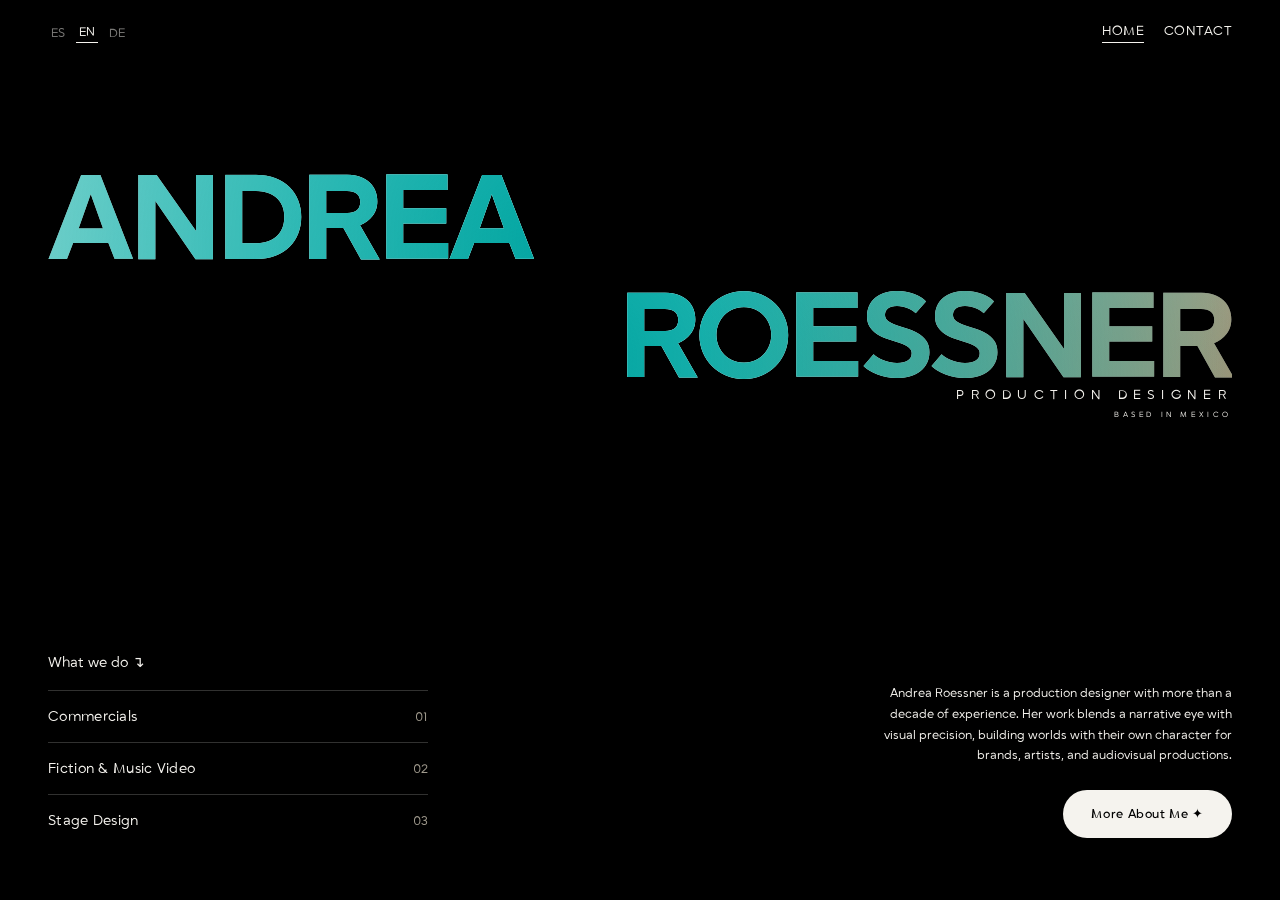
<file: index.html>
<!DOCTYPE html>
<html lang="es">
<head>
<meta charset="utf-8">
<meta name="viewport" content="width=device-width, initial-scale=1">
<title>Andrea Roessner — Production Designer</title>
<meta name="description" content="Andrea Roessner, production designer specialized in commercials, music videos and stage design.">
<link rel="stylesheet" href="css/style.css">
</head>
<body>

<div class="page">
  <div data-nav="home"></div>

  <section class="hero" id="hero">
    <div class="hero__bg" data-bg="commercials"><img src="assets/comerciales-bg_.jpg" alt=""></div>
    <div class="hero__bg" data-bg="videoclips"><img src="assets/videoclips-bg_.jpg" alt=""></div>
    <div class="hero__bg" data-bg="stagedesign"><img src="assets/escenografias-bg_.jpg" alt=""></div>
    <div class="hero__overlay" data-overlay="commercials"></div>
    <div class="hero__overlay" data-overlay="videoclips"></div>
    <div class="hero__overlay" data-overlay="stagedesign"></div>

    <div class="hero__name">
      <div class="hero__name-line hero__name-line--andrea aurora-text aurora-5 aurora-commercials" id="name-andrea">ANDREA</div>
      <div class="hero__name-line hero__name-line--roessner aurora-text aurora-5 aurora-commercials" id="name-roessner"><span>RO</span><span>ESSNER</span></div>
      <div class="hero__role" id="role-label" data-i18n="home.role"></div>
      <div class="hero__location" data-i18n="home.location"></div>
    </div>

    <div class="hero__row">
      <div>
        <div class="hero__what" data-i18n="home.whatWeDo"></div>
        <div id="what-we-do-list">
          <a class="hero__list-item" data-hover="commercials" href="comerciales.html">
            <span data-i18n="home.serviceCommercials"></span>
            <span>01</span>
          </a>
          <a class="hero__list-item" data-hover="videoclips" href="videoclips.html">
            <span data-i18n="home.serviceVideoclips"></span>
            <span>02</span>
          </a>
          <a class="hero__list-item" data-hover="stagedesign" href="escenografias.html">
            <span data-i18n="home.serviceStagedesign"></span>
            <span>03</span>
          </a>
        </div>
      </div>

      <div class="hero__about">
        <p data-i18n="home.about"></p>
        <a href="https://www.instagram.com/andrea.roessner/" target="_blank" rel="noopener" class="hero__cta" data-i18n="home.cta"></a>
      </div>
    </div>
  </section>
</div>

<script src="js/i18n.js"></script>
<script src="js/partials.js"></script>
<script src="js/main.js"></script>
<script src="js/home.js"></script>
</body>
</html>
</file>
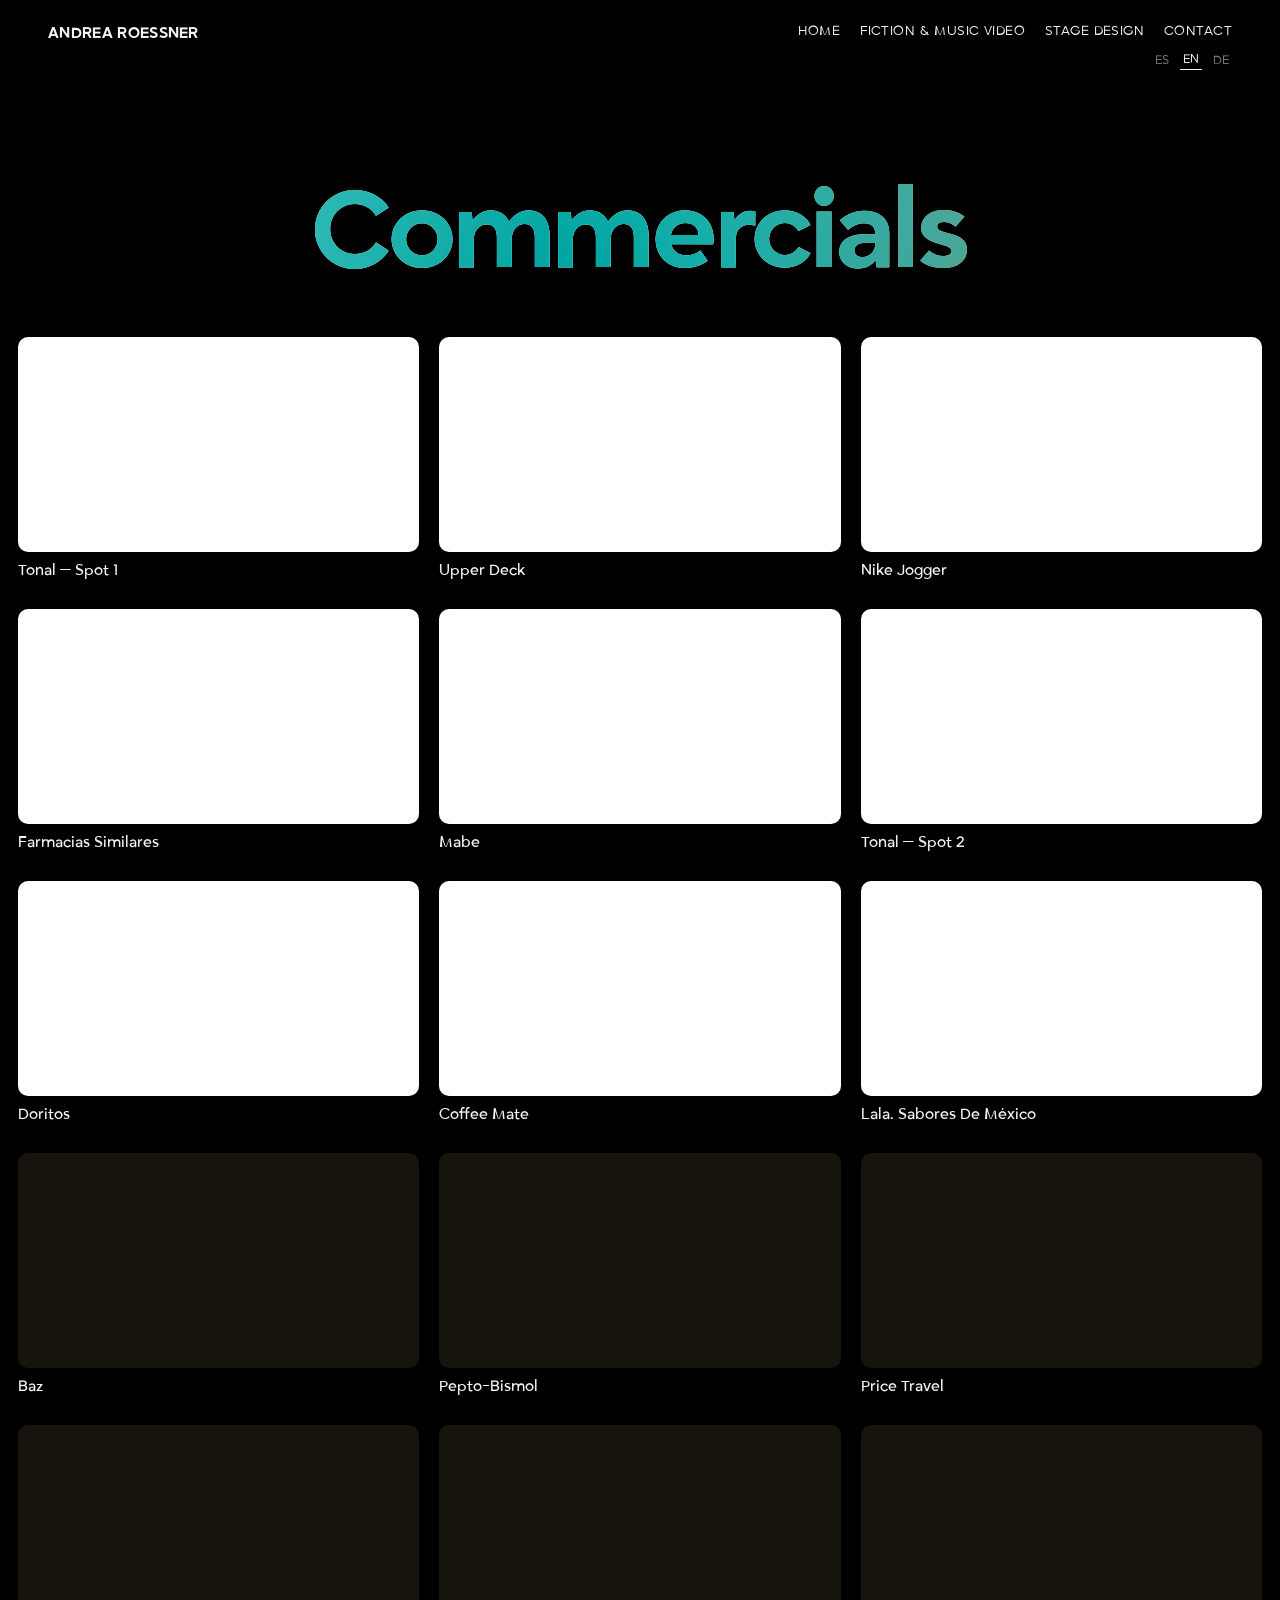
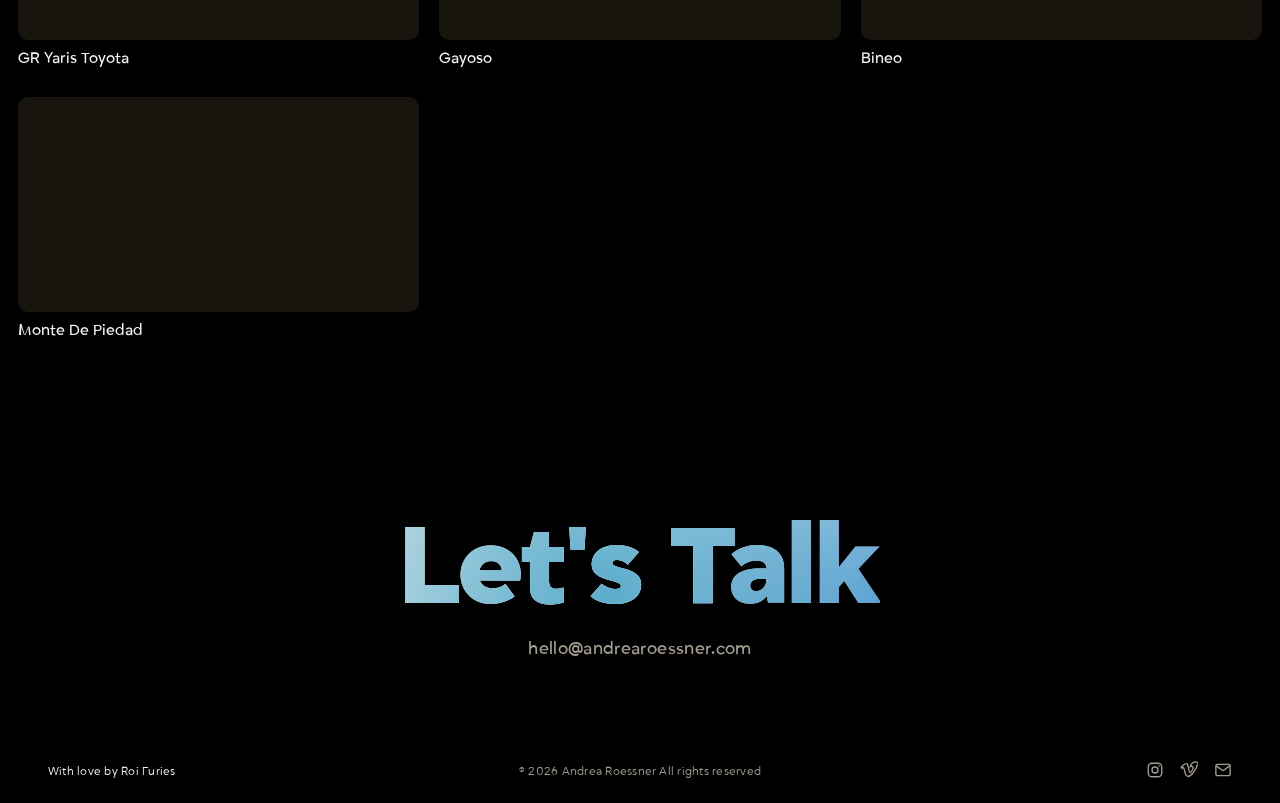
<file: comerciales.html>
<!DOCTYPE html>
<html lang="es">
<head>
<meta charset="utf-8">
<meta name="viewport" content="width=device-width, initial-scale=1">
<title>Andrea Roessner — Commercials</title>
<meta name="description" content="Commercial direction and production design projects by Andrea Roessner.">
<link rel="stylesheet" href="css/style.css">
</head>
<body data-category="commercials">

<div class="page">
  <div data-nav="commercials"></div>

  <section class="category-hero">
    <h1 id="category-title" class="aurora-text aurora-5 aurora-commercials"></h1>
  </section>

  <section>
    <div class="project-grid" id="project-grid"></div>
  </section>

  <section class="talk-section">
    <a href="contacto.html" class="talk-cta aurora-text aurora-5 aurora-talk" data-i18n="contact.title"></a>
    <a href="mailto:hello@andrearoessner.com" class="talk-email">hello@andrearoessner.com</a>
  </section>

  <div data-footer></div>
</div>

<script src="js/i18n.js"></script>
<script src="js/data.js"></script>
<script src="js/partials.js"></script>
<script src="js/main.js"></script>
<script src="js/category.js"></script>
</body>
</html>
</file>
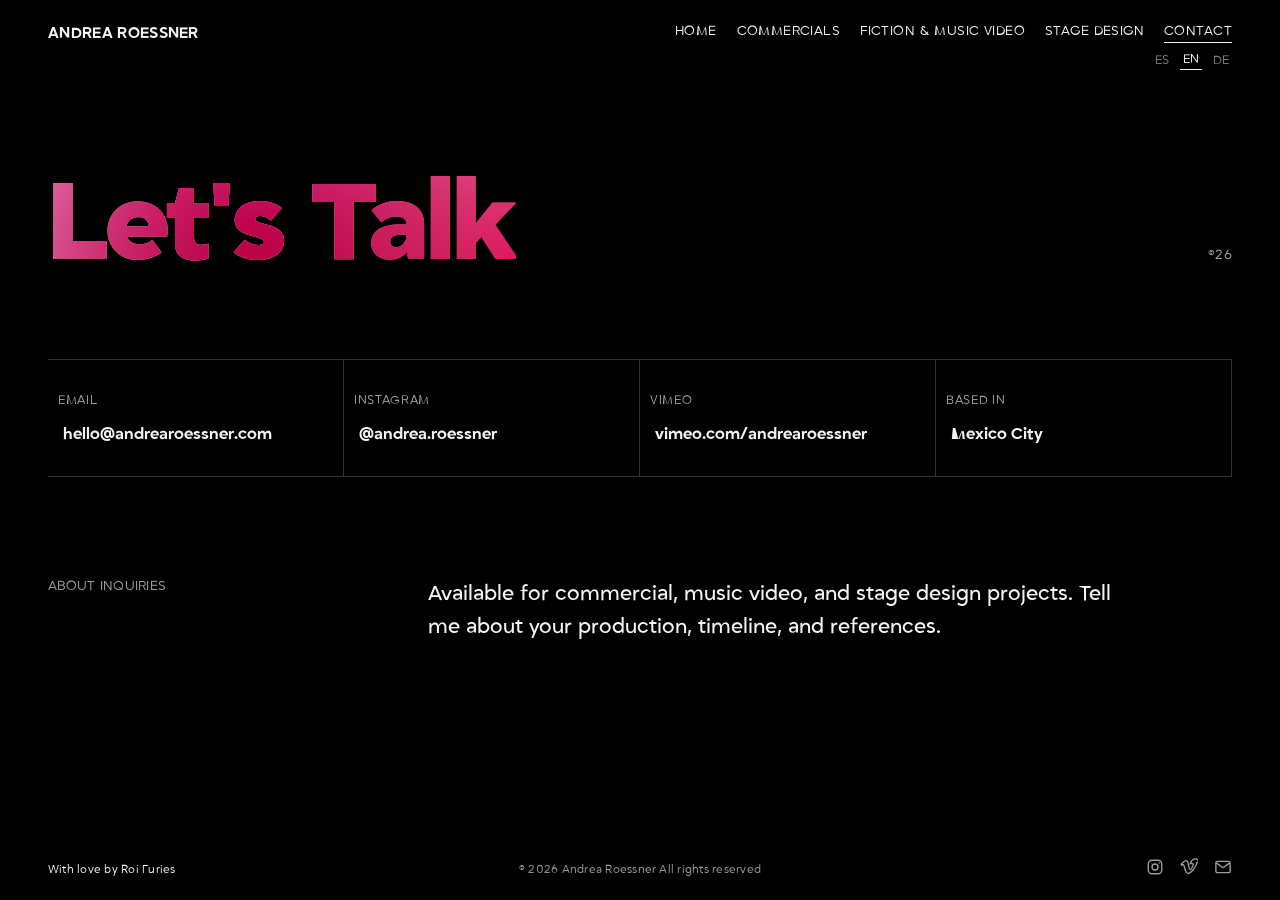
<file: contacto.html>
<!DOCTYPE html>
<html lang="es">
<head>
<meta charset="utf-8">
<meta name="viewport" content="width=device-width, initial-scale=1">
<title>Andrea Roessner — Contact</title>
<meta name="description" content="Get in touch with Andrea Roessner for commercial, music video and stage design projects.">
<link rel="stylesheet" href="css/style.css">
</head>
<body>

<div class="page">
  <div data-nav="contact"></div>

  <section class="contact-hero">
    <div class="contact-hero__inner">
      <h1 class="aurora-text aurora-5 aurora-pink" data-i18n="contact.title"></h1>
      <span class="contact-hero__year">©26</span>
    </div>
  </section>

  <section class="contact-grid">
    <div class="contact-grid__inner" id="contact-grid"></div>
  </section>

  <section class="contact-about">
    <div class="contact-about__inner">
      <div class="contact-about__label" data-i18n="contact.aboutLabel"></div>
      <p class="contact-about__text" data-i18n="contact.aboutText"></p>
    </div>
  </section>

  <div data-footer></div>
</div>

<script src="js/i18n.js"></script>
<script src="js/partials.js"></script>
<script src="js/main.js"></script>
<script src="js/contact.js"></script>
</body>
</html>
</file>
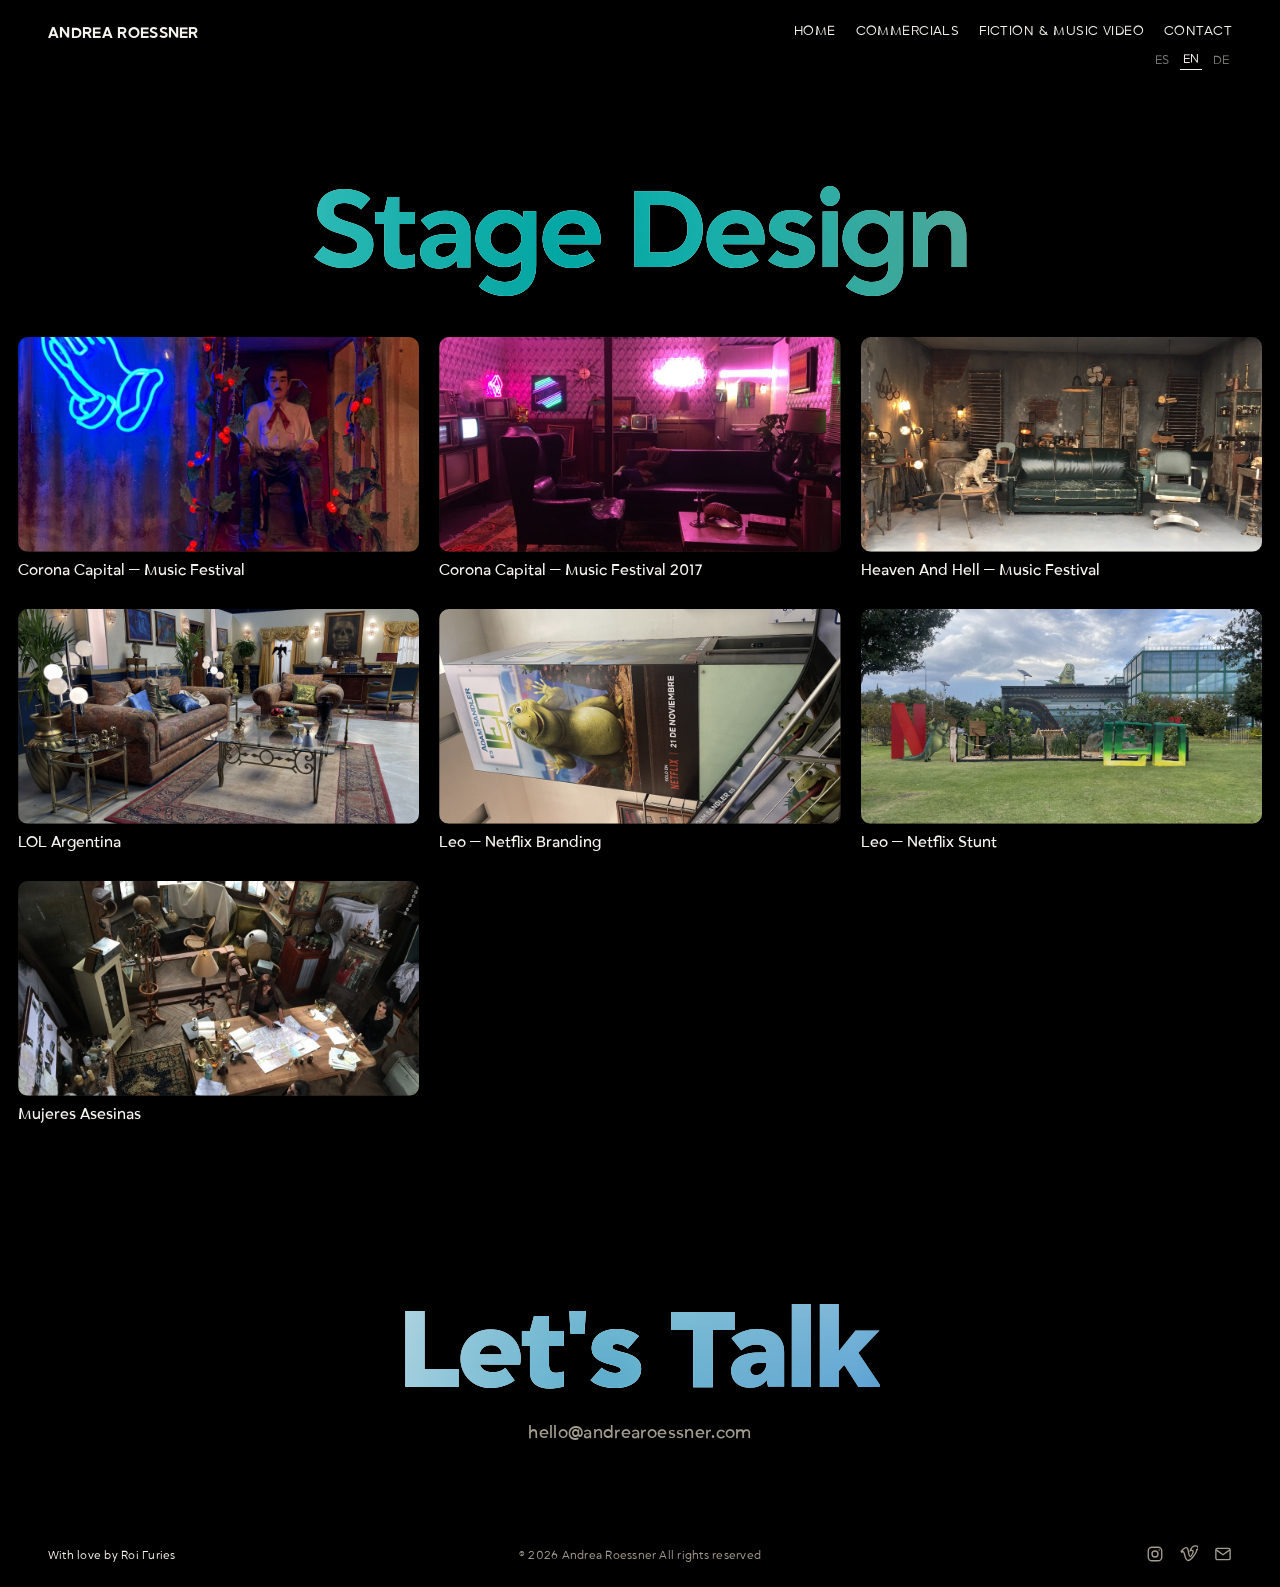
<file: escenografias.html>
<!DOCTYPE html>
<html lang="es">
<head>
<meta charset="utf-8">
<meta name="viewport" content="width=device-width, initial-scale=1">
<title>Andrea Roessner — Stage Design</title>
<meta name="description" content="Stage design and art direction projects by Andrea Roessner.">
<link rel="stylesheet" href="css/style.css">
</head>
<body data-category="stagedesign">

<div class="page">
  <div data-nav="stagedesign"></div>

  <section class="category-hero">
    <h1 id="category-title" class="aurora-text aurora-5 aurora-commercials"></h1>
  </section>

  <section>
    <div class="project-grid" id="project-grid"></div>
  </section>

  <section class="talk-section">
    <a href="contacto.html" class="talk-cta aurora-text aurora-5 aurora-talk" data-i18n="contact.title"></a>
    <a href="mailto:hello@andrearoessner.com" class="talk-email">hello@andrearoessner.com</a>
  </section>

  <div data-footer></div>
</div>

<script src="js/i18n.js"></script>
<script src="js/data.js"></script>
<script src="js/partials.js"></script>
<script src="js/main.js"></script>
<script src="js/category.js"></script>
</body>
</html>
</file>
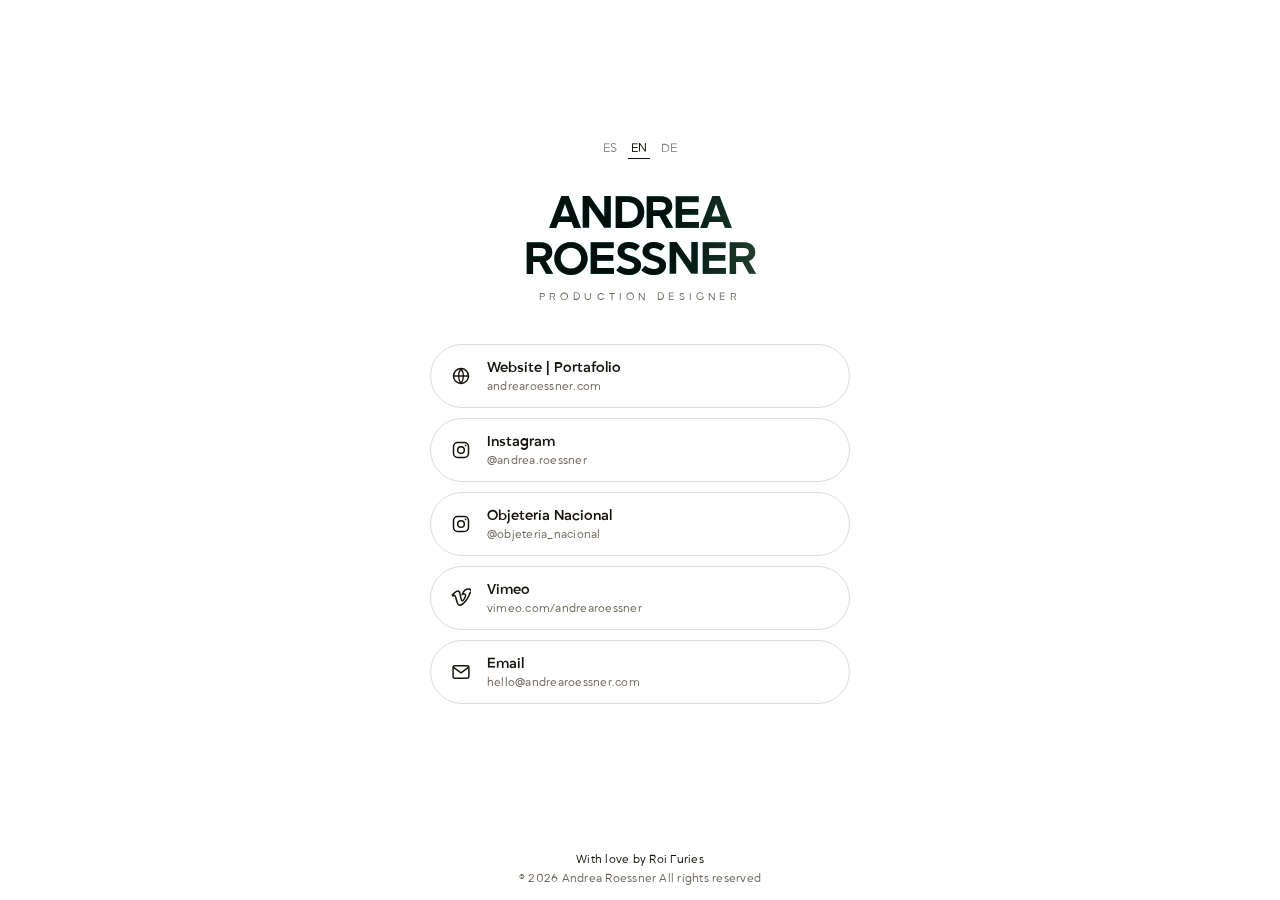
<file: links.html>
<!DOCTYPE html>
<html lang="es">
<head>
<meta charset="utf-8">
<meta name="viewport" content="width=device-width, initial-scale=1">
<title>Andrea Roessner — Links</title>
<meta name="description" content="Todos los links de Andrea Roessner, production designer.">
<style>
/* Self-contained page: fonts/tokens/aurora text/lang-switch trimmed from
   css/style.css, plus the .links-* rules — kept out of the shared
   stylesheet on purpose so this file has zero external dependencies. */
@font-face { font-family: 'Grift'; src: url('assets/fonts/Grift-Regular.ttf') format('truetype'); font-weight: 400; font-display: swap; }
@font-face { font-family: 'Grift'; src: url('assets/fonts/Grift-Medium.ttf') format('truetype'); font-weight: 500; font-display: swap; }
@font-face { font-family: 'Grift'; src: url('assets/fonts/Grift-SemiBold.ttf') format('truetype'); font-weight: 600; font-display: swap; }
@font-face { font-family: 'Grift'; src: url('assets/fonts/Grift-Bold.ttf') format('truetype'); font-weight: 700; font-display: swap; }
@font-face { font-family: 'Grift'; src: url('assets/fonts/Grift-Black.ttf') format('truetype'); font-weight: 900; font-display: swap; }

:root {
  --ink: #17140E;
  --ink-soft: #6B6558;
  --paper: #FFFFFF;
  --cream: #F5F3EE;
  --border: rgba(23, 20, 14, 0.15);
}

* { box-sizing: border-box; }
html, body { margin: 0; padding: 0; }
body {
  background: var(--paper);
  color: var(--ink);
  font-family: 'Grift', sans-serif;
  min-height: 100vh;
  display: flex;
  flex-direction: column;
  overflow-x: hidden;
}
a { color: var(--ink); text-decoration: none; }

@keyframes auroraMove {
  0% { background-position: 0% 50%, 100% 0%, 0% 100%, 100% 100%; }
  50% { background-position: 100% 50%, 0% 100%, 100% 0%, 0% 0%; }
  100% { background-position: 0% 50%, 100% 0%, 0% 100%, 100% 100%; }
}
.aurora-text {
  background-image:
    radial-gradient(circle at 20% 30%, var(--a1) 0%, transparent 45%),
    radial-gradient(circle at 80% 20%, var(--a2) 0%, transparent 45%),
    radial-gradient(circle at 20% 80%, var(--a3) 0%, transparent 45%),
    radial-gradient(circle at 80% 80%, var(--a4) 0%, transparent 45%),
    radial-gradient(circle at 50% 50%, var(--a5) 0%, transparent 50%);
  background-size: 220% 220%;
  background-color: var(--ink);
  background-blend-mode: multiply;
  -webkit-background-clip: text;
  background-clip: text;
  color: transparent;
  -webkit-text-fill-color: transparent;
  animation: auroraMove 14s ease-in-out infinite;
}
.aurora-commercials { --a1:#00C2CB; --a2:#FFE38A; --a3:#7FE0D4; --a4:#FF5D8F; --a5:#FF9A76; }

.lang-switch { display: flex; gap: 8px; font-size: 12px; letter-spacing: 0.05em; }
.lang-switch button {
  appearance: none;
  background: none;
  border: none;
  font-family: 'Grift', sans-serif;
  color: inherit;
  opacity: 0.5;
  cursor: pointer;
  padding: 2px 3px;
  transition: opacity 0.25s ease;
}
.lang-switch button:hover { opacity: 0.9; }
.lang-switch button[aria-current="true"] { opacity: 1; border-bottom: 1px solid currentColor; }

.links-page {
  flex: 1;
  display: flex;
  flex-direction: column;
  align-items: center;
  justify-content: center;
  padding: 16px 24px 12px;
}
.links-topbar { width: 100%; max-width: 420px; display: flex; justify-content: center; margin-bottom: 32px; }

.links-hero { width: 100%; max-width: 420px; text-align: center; margin-bottom: 40px; }
.links-hero__name-line {
  font-weight: 700;
  font-size: clamp(30px, 8vw, 48px);
  line-height: 0.95;
  letter-spacing: -0.02em;
}
.links-hero__role {
  font-size: 11px;
  letter-spacing: 0.4em;
  text-transform: uppercase;
  color: var(--ink-soft);
  margin-top: 8px;
}

.links-list { width: 100%; max-width: 420px; display: flex; flex-direction: column; gap: 10px; }
.links-item {
  display: flex;
  align-items: center;
  gap: 16px;
  padding: 13px 20px;
  border: 1px solid var(--border);
  border-radius: 100px;
  transition: background 0.25s ease, color 0.25s ease, border-color 0.25s ease;
}
.links-item:hover { background: var(--ink); color: var(--cream); border-color: var(--ink); }
.links-item__icon { flex: 0 0 auto; display: flex; }
.links-item__text { display: flex; flex-direction: column; gap: 2px; overflow: hidden; }
.links-item__label { font-weight: 600; font-size: 15px; }
.links-item__meta {
  font-size: 12px;
  letter-spacing: 0.02em;
  color: var(--ink-soft);
  transition: color 0.25s ease;
  overflow: hidden;
  text-overflow: ellipsis;
  white-space: nowrap;
}
.links-item:hover .links-item__meta { color: rgba(245, 243, 238, 0.7); }

.links-footer {
  display: flex;
  flex-direction: column;
  align-items: center;
  gap: 4px;
  padding: 14px 20px;
  font-size: 12px;
  letter-spacing: 0.02em;
  color: var(--ink-soft);
  text-align: center;
}
.links-footer__credit { transition: color 0.25s ease; }
.links-footer__credit:hover { color: var(--ink); }
</style>
</head>
<body>

<div class="links-page">
  <div class="links-topbar">
    <span class="lang-switch">
      <button type="button" data-lang="es">ES</button>
      <button type="button" data-lang="en">EN</button>
      <button type="button" data-lang="de">DE</button>
    </span>
  </div>

  <section class="links-hero">
    <div class="links-hero__name-line aurora-text aurora-commercials">ANDREA</div>
    <div class="links-hero__name-line aurora-text aurora-commercials">ROESSNER</div>
    <div class="links-hero__role" data-i18n="role"></div>
  </section>

  <nav class="links-list" aria-label="Links">
    <a class="links-item" href="https://andrearoessner.com" target="_blank" rel="noopener">
      <span class="links-item__icon">
        <svg width="20" height="20" viewBox="0 0 24 24" fill="none" stroke="currentColor" stroke-width="1.8"><circle cx="12" cy="12" r="9"></circle><path d="M3 12h18M12 3a16 16 0 0 1 0 18M12 3a16 16 0 0 0 0 18"></path></svg>
      </span>
      <span class="links-item__text">
        <span class="links-item__label" data-i18n="website"></span>
        <span class="links-item__meta">andrearoessner.com</span>
      </span>
    </a>

    <a class="links-item" href="https://www.instagram.com/andrea.roessner/" target="_blank" rel="noopener">
      <span class="links-item__icon">
        <svg width="20" height="20" viewBox="0 0 24 24" fill="none" stroke="currentColor" stroke-width="1.8"><rect x="3" y="3" width="18" height="18" rx="5"></rect><circle cx="12" cy="12" r="4"></circle><circle cx="17.5" cy="6.5" r="1" fill="currentColor" stroke="none"></circle></svg>
      </span>
      <span class="links-item__text">
        <span class="links-item__label" data-i18n="instagram"></span>
        <span class="links-item__meta">@andrea.roessner</span>
      </span>
    </a>

    <a class="links-item" href="https://www.instagram.com/objeteria_nacional" target="_blank" rel="noopener">
      <span class="links-item__icon">
        <svg width="20" height="20" viewBox="0 0 24 24" fill="none" stroke="currentColor" stroke-width="1.8"><rect x="3" y="3" width="18" height="18" rx="5"></rect><circle cx="12" cy="12" r="4"></circle><circle cx="17.5" cy="6.5" r="1" fill="currentColor" stroke="none"></circle></svg>
      </span>
      <span class="links-item__text">
        <span class="links-item__label" data-i18n="instagramObjeteria"></span>
        <span class="links-item__meta">@objeteria_nacional</span>
      </span>
    </a>

    <a class="links-item" href="https://vimeo.com/andrearoessner" target="_blank" rel="noopener">
      <span class="links-item__icon">
        <svg width="20" height="20" viewBox="0 0 24 24" fill="none" stroke="currentColor" stroke-width="1.8"><path d="M22.4 6.4c-.1 2.1-1.6 5-4.4 8.6-2.9 3.8-5.3 5.6-7.4 5.6-1.3 0-2.4-1.2-3.3-3.6L5.9 12c-.6-2.3-1.2-3.4-1.9-3.4-.1 0-.6.3-1.6 1L1.6 8.2c1-.9 2.1-1.9 3.1-2.8 1.4-1.2 2.4-1.9 3.1-1.9 1.6-.2 2.6 1 3 3.4.5 2.7.8 4.3 1 5 .5 2.4 1.1 3.6 1.8 3.6.5 0 1.3-.8 2.3-2.5 1-1.6 1.6-2.9 1.6-3.7.1-1.4-.5-2.1-1.8-2.1-.6 0-1.3.1-2 .4 1.3-4.4 3.9-6.5 7.6-6.4 2.1.1 3.2 1.5 3.1 4.2z"></path></svg>
      </span>
      <span class="links-item__text">
        <span class="links-item__label" data-i18n="vimeo"></span>
        <span class="links-item__meta">vimeo.com/andrearoessner</span>
      </span>
    </a>

    <a class="links-item" href="mailto:hello@andrearoessner.com">
      <span class="links-item__icon">
        <svg width="20" height="20" viewBox="0 0 24 24" fill="none" stroke="currentColor" stroke-width="1.8"><rect x="2.5" y="4.5" width="19" height="15" rx="2"></rect><path d="M3 6.5l9 6.5 9-6.5"></path></svg>
      </span>
      <span class="links-item__text">
        <span class="links-item__label" data-i18n="email"></span>
        <span class="links-item__meta">hello@andrearoessner.com</span>
      </span>
    </a>
  </nav>
</div>

<footer class="links-footer">
  <a href="https://www.rmqz.mx/" target="_blank" rel="noopener" class="links-footer__credit" data-i18n="credit"></a>
  <span data-i18n="copyright"></span>
</footer>

<script>
(function () {
  var DICT = {
    es: {
      role: 'PRODUCTION DESIGNER',
      website: 'Website | Portafolio',
      instagram: 'Instagram',
      instagramObjeteria: 'Objetería Nacional',
      vimeo: 'Vimeo',
      email: 'Correo',
      credit: 'With love by Roi Furies',
      copyright: '© 2026 Andrea Roessner All rights reserved'
    },
    en: {
      role: 'PRODUCTION DESIGNER',
      website: 'Website | Portafolio',
      instagram: 'Instagram',
      instagramObjeteria: 'Objetería Nacional',
      vimeo: 'Vimeo',
      email: 'Email',
      credit: 'With love by Roi Furies',
      copyright: '© 2026 Andrea Roessner All rights reserved'
    },
    de: {
      role: 'PRODUCTION DESIGNER',
      website: 'Website | Portafolio',
      instagram: 'Instagram',
      instagramObjeteria: 'Objetería Nacional',
      vimeo: 'Vimeo',
      email: 'E-Mail',
      credit: 'With love by Roi Furies',
      copyright: '© 2026 Andrea Roessner All rights reserved'
    }
  };

  var SUPPORTED = Object.keys(DICT);
  var STORAGE_KEY = 'ar_lang';

  function detectDefault() {
    try {
      var stored = localStorage.getItem(STORAGE_KEY);
      if (stored && SUPPORTED.indexOf(stored) !== -1) return stored;
    } catch (e) {}
    var nav = (navigator.language || 'es').slice(0, 2).toLowerCase();
    return SUPPORTED.indexOf(nav) !== -1 ? nav : 'es';
  }

  var currentLang = detectDefault();

  function applyTranslations() {
    document.querySelectorAll('[data-i18n]').forEach(function (el) {
      var key = el.getAttribute('data-i18n');
      el.textContent = DICT[currentLang][key] || DICT.es[key] || key;
    });
    document.documentElement.setAttribute('lang', currentLang);
    document.querySelectorAll('.lang-switch button').forEach(function (btn) {
      btn.setAttribute('aria-current', String(btn.getAttribute('data-lang') === currentLang));
    });
  }

  document.addEventListener('click', function (e) {
    var btn = e.target.closest && e.target.closest('.lang-switch button');
    if (!btn) return;
    var lang = btn.getAttribute('data-lang');
    if (SUPPORTED.indexOf(lang) === -1) return;
    currentLang = lang;
    try { localStorage.setItem(STORAGE_KEY, lang); } catch (e2) {}
    applyTranslations();
  });

  document.addEventListener('DOMContentLoaded', applyTranslations);
})();
</script>
</body>
</html>
</file>
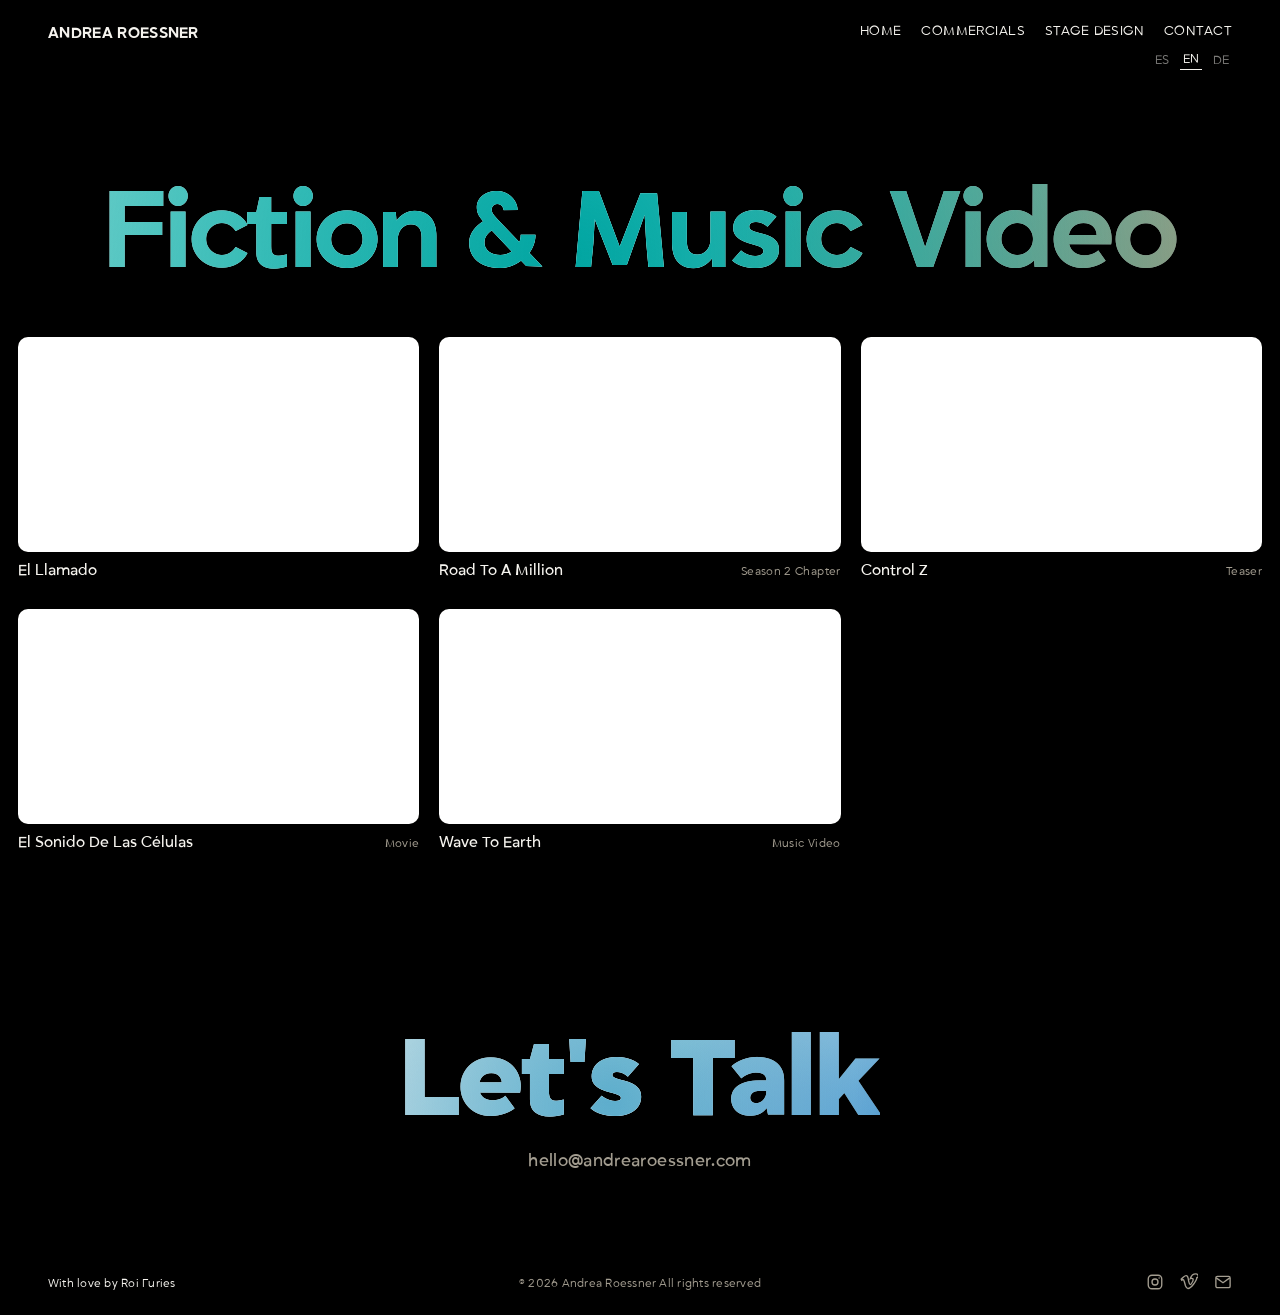
<file: videoclips.html>
<!DOCTYPE html>
<html lang="es">
<head>
<meta charset="utf-8">
<meta name="viewport" content="width=device-width, initial-scale=1">
<title>Andrea Roessner — Ficción & Videoclips</title>
<meta name="description" content="Fiction and music video art direction and production design projects by Andrea Roessner.">
<link rel="stylesheet" href="css/style.css">
</head>
<body data-category="videoclips">

<div class="page">
  <div data-nav="videoclips"></div>

  <section class="category-hero">
    <h1 id="category-title" class="aurora-text aurora-5 aurora-commercials"></h1>
  </section>

  <section>
    <div class="project-grid" id="project-grid"></div>
  </section>

  <section class="talk-section">
    <a href="contacto.html" class="talk-cta aurora-text aurora-5 aurora-talk" data-i18n="contact.title"></a>
    <a href="mailto:hello@andrearoessner.com" class="talk-email">hello@andrearoessner.com</a>
  </section>

  <div data-footer></div>
</div>

<script src="js/i18n.js"></script>
<script src="js/data.js"></script>
<script src="js/partials.js"></script>
<script src="js/main.js"></script>
<script src="js/category.js"></script>
</body>
</html>
</file>
<file: css/style.css>
/* ===== Fonts ===== */
@font-face { font-family: 'Grift'; src: url('../assets/fonts/Grift-Regular.ttf') format('truetype'); font-weight: 400; font-display: swap; }
@font-face { font-family: 'Grift'; src: url('../assets/fonts/Grift-Medium.ttf') format('truetype'); font-weight: 500; font-display: swap; }
@font-face { font-family: 'Grift'; src: url('../assets/fonts/Grift-SemiBold.ttf') format('truetype'); font-weight: 600; font-display: swap; }
@font-face { font-family: 'Grift'; src: url('../assets/fonts/Grift-Bold.ttf') format('truetype'); font-weight: 700; font-display: swap; }
@font-face { font-family: 'Grift'; src: url('../assets/fonts/Grift-Black.ttf') format('truetype'); font-weight: 900; font-display: swap; }

/* ===== Tokens ===== */
:root {
  --ink: #F5F3EE;
  --ink-soft: #A39D90;
  --paper: #000000;
  --cream: #F5F3EE;
  --border: rgba(245, 243, 238, 0.2);
  --border-active: rgba(245, 243, 238, 0.35);
  --nav-bg: rgba(0,0,0,0.9);
  --hover-bg: rgba(255,255,255,0.08);
  --hero-num: #A39D90;
  color-scheme: dark;
}

* { box-sizing: border-box; }
html, body { margin: 0; padding: 0; }
body {
  background: var(--paper);
  color: var(--ink);
  font-family: 'Grift', sans-serif;
  min-height: 100vh;
  overflow-x: hidden;
}
a { color: var(--ink); text-decoration: none; }
img { max-width: 100%; }

/* ===== Keyframes ===== */
@keyframes fadeUp { from { opacity: 0; transform: translateY(28px); } to { opacity: 1; transform: translateY(0); } }
@keyframes fadeInLeft { from { opacity: 0; transform: translateX(-40px); } to { opacity: 1; transform: translateX(0); } }
@keyframes fadeInRight { from { opacity: 0; transform: translateX(40px); } to { opacity: 1; transform: translateX(0); } }
@keyframes auroraMove {
  0% { background-position: 0% 50%, 100% 0%, 0% 100%, 100% 100%; }
  50% { background-position: 100% 50%, 0% 100%, 100% 0%, 0% 0%; }
  100% { background-position: 0% 50%, 100% 0%, 0% 100%, 100% 100%; }
}
@keyframes galleryMarquee { from { transform: translateX(0); } to { transform: translateX(-50%); } }
@keyframes spin { to { transform: rotate(360deg); } }

/* ===== Aurora gradient text ===== */
.aurora-text {
  background-image:
    radial-gradient(circle at 20% 30%, var(--a1, #00c2ff) 0%, transparent 45%),
    radial-gradient(circle at 80% 20%, var(--a2, #ffc640) 0%, transparent 45%),
    radial-gradient(circle at 20% 80%, var(--a3, #33ff8c) 0%, transparent 45%),
    radial-gradient(circle at 80% 80%, var(--a4, #e54cff) 0%, transparent 45%);
  background-size: 220% 220%;
  background-color: var(--ink);
  background-blend-mode: multiply;
  -webkit-background-clip: text;
  background-clip: text;
  color: transparent;
  -webkit-text-fill-color: transparent;
  animation: auroraMove 14s ease-in-out infinite;
  transition: background-color 0.5s ease;
}
.aurora-text.aurora-5 {
  background-image:
    radial-gradient(circle at 20% 30%, var(--a1) 0%, transparent 45%),
    radial-gradient(circle at 80% 20%, var(--a2) 0%, transparent 45%),
    radial-gradient(circle at 20% 80%, var(--a3) 0%, transparent 45%),
    radial-gradient(circle at 80% 80%, var(--a4) 0%, transparent 45%),
    radial-gradient(circle at 50% 50%, var(--a5) 0%, transparent 50%);
}
.aurora-commercials { --a1:#00C2CB; --a2:#FFE38A; --a3:#7FE0D4; --a4:#FF5D8F; --a5:#FF9A76; }
.aurora-talk { --a1:#7EC8E3; --a2:#3B82C4; --a3:#A9DDF3; --a4:#1E3A6E; --a5:#5AA9DC; }
.aurora-pink { --a1:#E6007E; --a2:#FF4FA3; --a3:#C90067; --a4:#FF80C0; --a5:#F0006B; }

/* ===== Nav ===== */
.nav {
  position: fixed;
  top: 0; left: 0; right: 0;
  z-index: 30;
  display: grid;
  grid-template-columns: auto 1fr;
  align-items: center;
  row-gap: 6px;
  column-gap: 24px;
  padding: 22px 48px;
  background: var(--nav-bg);
  transition: background-color 0.5s ease;
}
.nav.nav--transparent { background: transparent; }
.nav__logo {
  grid-column: 1;
  grid-row: 1;
  justify-self: start;
  font-weight: 700;
  font-size: 16px;
  letter-spacing: 0.02em;
}
.nav__links {
  grid-column: 2;
  grid-row: 1;
  justify-self: end;
  display: flex;
  align-items: center;
  flex-wrap: wrap;
  gap: 12px 20px;
  font-size: 14px;
  letter-spacing: 0.03em;
}
.nav .lang-switch {
  grid-column: 2;
  grid-row: 2;
  justify-self: end;
}
/* Home nav: single row, no logo — lang-switch left, links right */
.nav--home {
  display: flex;
  align-items: center;
  justify-content: space-between;
  flex-wrap: wrap;
  gap: 10px 24px;
}
@media (max-width: 700px) {
  .nav { padding: 16px 20px; }
  .nav__logo { font-size: 13px; }
  .nav__links { font-size: 12px; gap: 8px 14px; }
  .nav:not(.nav--home) {
    grid-template-columns: 1fr;
    justify-items: center;
  }
  .nav:not(.nav--home) .nav__logo { grid-column: 1; grid-row: 1; justify-self: center; }
  .nav:not(.nav--home) .nav__links { grid-column: 1; grid-row: 2; justify-self: center; justify-content: center; }
  .nav:not(.nav--home) .lang-switch { grid-column: 1; grid-row: 3; justify-self: center; }
}
.nav__links a {
  color: inherit;
  border-bottom: 1px solid transparent;
  transition: color 0.25s ease, border-color 0.25s ease;
  padding-bottom: 2px;
}
.nav__links a:hover,
.nav__links a[aria-current="page"] { border-bottom-color: currentColor; }

.nav--transparent { color: var(--ink); transition: color 0.5s ease; }
.nav--transparent.on-image { color: var(--cream); }

.lang-switch {
  display: flex;
  gap: 8px;
  font-size: 12px;
  letter-spacing: 0.05em;
}
.lang-switch button {
  appearance: none;
  background: none;
  border: none;
  font-family: 'Grift', sans-serif;
  color: inherit;
  opacity: 0.5;
  cursor: pointer;
  padding: 2px 3px;
  transition: opacity 0.25s ease;
}
.lang-switch button:hover { opacity: 0.9; }
.lang-switch button[aria-current="true"] {
  opacity: 1;
  border-bottom: 1px solid currentColor;
}

/* Hamburger (Home page uses this instead of link list) */
.nav__burger {
  cursor: pointer;
  display: flex;
  flex-direction: column;
  gap: 5px;
  padding: 6px;
}
.nav__burger span { width: 22px; height: 2px; background: currentColor; display: block; transition: background-color 0.5s ease; }
.nav__dropdown {
  position: absolute;
  top: 100%; right: 0;
  margin-top: 8px;
  background: var(--paper);
  color: var(--ink);
  border: 1px solid var(--border);
  border-radius: 8px;
  padding: 10px 0;
  min-width: 180px;
  box-shadow: 0 12px 32px rgba(0,0,0,0.12);
  display: none;
  flex-direction: column;
}
.nav__dropdown.open { display: flex; }
.nav__dropdown a {
  padding: 10px 20px;
  font-size: 14px;
  letter-spacing: 0.03em;
  transition: background-color 0.2s ease;
}
.nav__dropdown a:hover { background: var(--hover-bg); }
.nav__dropdown .lang-switch { padding: 8px 20px 2px; margin-left: 0; }

/* ===== Footer ===== */
.footer {
  display: grid;
  grid-template-columns: 1fr auto 1fr;
  align-items: center;
  padding: 20px 48px;
  font-size: 12px;
  letter-spacing: 0.02em;
  color: var(--ink-soft);
  margin-top: auto;
}
.footer__credit { justify-self: start; transition: color 0.25s ease; }
.footer__copy { justify-self: center; white-space: nowrap; }
.footer__social { display: flex; gap: 16px; justify-self: end; }
.footer__social a { color: var(--ink-soft); transition: color 0.25s ease; }
.footer__social a:hover { color: var(--ink); }
@media (max-width: 640px) {
  .footer {
    grid-template-columns: 1fr;
    justify-items: center;
    gap: 10px;
    padding: 24px 20px;
    text-align: center;
  }
  .footer__credit, .footer__copy, .footer__social { justify-self: center; }
  .footer__copy { white-space: normal; }
}

.page {
  min-height: 100vh;
  display: flex;
  flex-direction: column;
}

/* ===== Let's Talk CTA ===== */
.talk-section {
  display: flex;
  flex-direction: column;
  align-items: center;
  padding: 120px 48px 80px;
  text-align: center;
}
.talk-cta {
  font-weight: 900;
  font-size: clamp(56px, 9vw, 160px);
  letter-spacing: -0.01em;
  transition: opacity 0.25s ease;
  line-height: 1;
}
.talk-cta:hover { opacity: 0.6; }
.talk-email {
  font-weight: 500;
  font-size: 18px;
  letter-spacing: 0.02em;
  color: var(--ink-soft);
  transition: color 0.25s ease;
  margin-top: 12px;
  display: inline-block;
}
.talk-email:hover { color: var(--ink); }

/* ===== Category grid (Comerciales/Videoclips/Escenografias) ===== */
.category-hero {
  padding: 170px 48px 40px;
  text-align: center;
}
.category-hero h1 {
  font-weight: 700;
  font-size: clamp(52px, 9vw, 120px);
  line-height: 1.1;
  letter-spacing: -0.02em;
  margin: 0;
}
.category-blurb {
  max-width: 560px;
  margin: 20px auto 0;
  font-size: 14px;
  color: var(--ink-soft);
  line-height: 1.6;
}
.project-grid {
  padding: 0 18px 50px;
  display: grid;
  grid-template-columns: repeat(3, minmax(0, 1fr));
  gap: 28px 20px;
}
@media (max-width: 900px) { .project-grid { grid-template-columns: repeat(2, minmax(0,1fr)); } }
@media (max-width: 560px) { .project-grid { grid-template-columns: 1fr; } }

.project-card { display: block; color: inherit; }
.project-card__media {
  position: relative;
  overflow: hidden;
  margin-bottom: 8px;
  border-radius: 10px;
  height: 215px;
  background: #17140E;
}
.project-card__media iframe {
  position: absolute;
  top: 50%; left: 50%;
  width: 100%; height: 100%;
  min-width: 100%; min-height: 100%;
  transform: translate(-50%, -50%) scale(1.4);
  border: 0;
  pointer-events: none;
}
.project-card__media img {
  position: absolute;
  top: 50%; left: 50%;
  width: 100%; height: 100%;
  object-fit: cover;
  transform: translate(-50%, -50%);
}
.project-card__overlay {
  position: absolute;
  inset: 0;
  background: rgba(0,0,0,0.55);
  opacity: 0;
  transition: opacity 0.3s ease;
  display: flex;
  align-items: flex-end;
  justify-content: space-between;
  padding: 10px 10px 14px;
  z-index: 2;
}
.project-card:hover .project-card__overlay { opacity: 1; }
.project-card:hover .project-card__media iframe { transform: translate(-50%, -50%) scale(1.46); }
.project-card:hover .project-card__media img { transform: translate(-50%, -50%) scale(1.12); }
.project-card__media img { transition: transform 0.6s ease; }
.project-card__media iframe { transition: transform 0.6s ease; }
.project-card__overlay span { color: var(--cream); font-size: 11px; letter-spacing: 0.02em; }
.project-card__watch {
  position: absolute;
  top: 50%; left: 50%;
  transform: translate(-50%, -50%);
  border: 1px solid var(--cream);
  border-radius: 100px;
  padding: 8px 22px;
  color: var(--cream);
  font-size: 11px;
  letter-spacing: 0.15em;
  font-weight: 600;
  white-space: nowrap;
}
.project-card__head {
  display: flex;
  justify-content: space-between;
  align-items: baseline;
  gap: 12px;
}
.project-card__type {
  font-size: 12px;
  letter-spacing: 0.03em;
  color: var(--ink-soft);
  white-space: nowrap;
}
.project-card__title {
  font-weight: 500;
  font-size: 16px;
  display: inline-block;
  border-bottom: 1px solid transparent;
  transition: border-color 0.3s ease;
}
.project-card:hover .project-card__title { border-bottom-color: var(--ink); }

/* ===== Home hero ===== */
.hero {
  position: relative;
  overflow: hidden;
  display: flex;
  flex-direction: column;
  padding: clamp(84px, 14vh, 130px) 48px clamp(28px, 6vh, 56px);
  flex: 1;
}
.hero__bg {
  position: absolute;
  inset: 0;
  opacity: 0;
  transition: opacity 0.7s ease;
}
.hero__bg img { width: 100%; height: 100%; object-fit: cover; }
.hero__bg.active { opacity: 1; }
.hero__overlay {
  position: absolute;
  inset: 0;
  background: rgba(0,0,0,0.45);
  opacity: 0;
  transition: opacity 0.7s ease;
  pointer-events: none;
}
.hero__overlay.active { opacity: 1; }

.hero__name {
  position: relative;
  z-index: 2;
  margin-top: clamp(12px, 4vh, 40px);
}
.hero__name-line {
  font-weight: 700;
  /* also scales with viewport height so the whole home fits without scrolling */
  font-size: clamp(52px, min(10vw, 15vh), 140px);
  line-height: 0.92;
  letter-spacing: -0.02em;
  transition: color 0.5s ease, text-align 0.4s ease;
}
.hero__name-line--andrea {
  text-align: left;
  animation: fadeInLeft 1s ease-out 0.15s both, auroraMove 14s ease-in-out infinite;
}
.hero__name-line--roessner {
  text-align: right;
  animation: fadeInRight 1s ease-out 0.35s both, auroraMove 14s ease-in-out infinite reverse;
}
.hero__name-line--andrea.justify-left { text-align: left; }

.hero__role {
  font-size: 14px;
  letter-spacing: 0.45em;
  margin-top: -12px;
  text-transform: uppercase;
  transition: color 0.5s ease;
  text-align: right;
}
.hero__location {
  font-size: 8px;
  letter-spacing: 0.45em;
  margin-top: 6px;
  text-transform: uppercase;
  transition: color 0.5s ease;
  text-align: right;
}

.hero__row {
  position: relative;
  z-index: 2;
  display: grid;
  grid-template-columns: minmax(260px, 380px) 1fr;
  gap: 60px;
  margin-top: auto; /* pushes the row to the bottom of the viewport */
  padding-top: clamp(24px, 6vh, 80px);
  animation: fadeUp 0.9s ease-out 0.3s both;
}
@media (max-width: 760px) {
  .hero__row { grid-template-columns: 1fr; margin-top: 80px; padding-top: 0; }
  .hero__about { align-items: flex-start !important; text-align: left !important; }
  .hero__about p { text-align: left !important; width: auto !important; }
  .hero__role {
    margin-left: 0 !important;
    margin-top: 14px;
    letter-spacing: 0.25em;
    text-align: left;
  }
  .hero__location { text-align: left; letter-spacing: 0.25em; }
  .hero__name-line { letter-spacing: -0.01em; }
}
.hero__what { font-size: 15px; margin-bottom: 18px; transition: color 0.5s ease; }
.hero__list-item {
  display: flex;
  align-items: center;
  justify-content: space-between;
  padding: clamp(9px, 2vh, 16px) 0;
  border-top: 1px solid var(--border);
  cursor: pointer;
  transition: all 0.5s ease;
  color: inherit;
  text-decoration: none;
}
.hero__list-item.active { border-top-color: var(--border-active); color: var(--cream); }
.hero__list-item span:first-child { font-size: 15px; letter-spacing: 0.02em; }
.hero__list-item span:last-child { font-size: 13px; color: var(--hero-num); transition: color 0.5s ease; }
.hero.on-image .hero__list-item span:last-child { color: rgba(245,243,238,0.7); }

.hero__about {
  display: flex;
  flex-direction: column;
  gap: 24px;
  align-items: flex-end;
}
.hero__about p {
  font-size: 13px;
  line-height: 1.6;
  max-width: 480px;
  margin: 30px 0 0;
  transition: color 0.5s ease;
  text-align: right;
  width: 364px;
  max-width: 100%;
}
.hero__cta {
  display: inline-flex;
  align-items: center;
  gap: 10px;
  font-size: 13px;
  font-weight: 500;
  letter-spacing: 0.05em;
  padding: 16px 28px;
  border-radius: 100px;
  background: var(--ink);
  color: var(--paper);
  transition: transform 0.4s ease, background-color 0.5s ease, color 0.5s ease;
}
.hero__cta:hover { transform: translateY(-2px); }

/* Hero "on-image" state: hovering a What-We-Do item crossfades in a category
   background image, darkens the whole hero, and flips text to cream. */
.hero.on-image .aurora-text { background-color: var(--cream); }
.hero.on-image .hero__role,
.hero.on-image .hero__location,
.hero.on-image .hero__what { color: var(--cream); }
.hero.on-image .hero__about p { color: rgba(245,243,238,0.7); }
.hero.on-image .hero__cta { background: var(--cream); color: #17140E; }

/* ===== Project detail ===== */
.detail-title-section { padding: 150px 48px 0; padding-top: 115px; }
.detail-title-section h1 {
  font-weight: 900;
  font-size: clamp(48px, 8vw, 110px);
  line-height: 0.95;
  letter-spacing: -0.02em;
  margin: 40px 0 0;
}
.detail-video {
  position: relative;
  overflow: hidden;
  height: 70vh;
  max-height: 760px;
  background: #17140E;
  cursor: pointer;
  margin-top: 12px;
}
.detail-video iframe {
  position: absolute;
  top: 50%; left: 50%;
  width: 100%; height: 100%;
  min-width: 100%; min-height: 100%;
  transform: translate(-50%, -50%) scale(1.15);
  border: 0;
  pointer-events: none;
}
.detail-video__overlay {
  position: absolute;
  inset: 0;
  background: rgba(0,0,0,0);
  opacity: 0;
  transition: opacity 0.3s ease, background 0.3s ease;
  display: flex;
  align-items: center;
  justify-content: center;
}
.detail-video__overlay[hidden] { display: none; }
.detail-video:hover .detail-video__overlay { opacity: 1; background: rgba(0,0,0,0.75); }
.detail-video__watch {
  display: flex;
  align-items: center;
  gap: 10px;
  border: 1px solid var(--cream);
  border-radius: 100px;
  padding: 14px 32px;
}
.detail-video__watch span { color: var(--cream); font-size: 14px; letter-spacing: 0.15em; font-weight: 600; }
.detail-video--stills { cursor: default; }
.detail-hero-carousel { position: absolute; inset: 0; }
.detail-hero-carousel img {
  position: absolute;
  inset: 0;
  width: 100%; height: 100%;
  object-fit: cover;
  opacity: 0;
  transition: opacity 1s ease;
  cursor: pointer;
}
.detail-hero-carousel img.active { opacity: 1; }

.detail-meta {
  padding: 48px 48px 0;
}
.detail-meta__inner {
  max-width: 1200px;
  margin: 0 auto;
  display: flex;
  gap: 60px;
  justify-content: center;
  flex-wrap: wrap;
}
.detail-meta__item { display: flex; flex-direction: column; align-items: center; }
.detail-meta__label { font-size: 13px; letter-spacing: 0.05em; color: var(--ink-soft); text-transform: uppercase; margin-bottom: 8px; }
.detail-meta__value { font-weight: 700; font-size: 18px; }

.detail-gallery { padding: 64px 0 0; overflow: hidden; }
.detail-gallery__track { display: flex; gap: 20px; width: max-content; animation: galleryMarquee 75s linear infinite; }
.detail-gallery__track.paused { animation-play-state: paused; }
.detail-gallery__item { position: relative; flex: 0 0 420px; aspect-ratio: 16/9; border-radius: 10px; overflow: hidden; cursor: pointer; }
.detail-gallery__item img { width: 100%; height: 100%; object-fit: cover; display: block; }

.lightbox {
  position: fixed; inset: 0;
  background: rgba(23,20,14,0.92);
  z-index: 50;
  display: flex;
  align-items: center;
  justify-content: center;
  padding: 60px;
}
.lightbox[hidden] { display: none; }
.lightbox__frame { position: relative; width: 100%; max-width: 1100px; aspect-ratio: 16/9; }
.lightbox__frame img { width: 100%; height: 100%; object-fit: cover; border-radius: 8px; transition: opacity 0.3s ease; }
.lightbox__close, .video-fullscreen__close {
  position: absolute;
  top: 32px; right: 48px;
  color: var(--cream);
  font-size: 14px;
  letter-spacing: 0.05em;
  cursor: pointer;
}
.video-fullscreen {
  position: fixed; inset: 0;
  background: #000;
  z-index: 60;
}
.video-fullscreen[hidden] { display: none; }
.video-fullscreen iframe { width: 100%; height: 100%; border: 0; }

/* ===== Contact ===== */
.contact-hero { padding: 170px 48px 0; }
.contact-hero__inner {
  display: flex;
  align-items: baseline;
  justify-content: space-between;
  max-width: 1200px;
  margin: 0 auto;
}
.contact-hero h1 { font-weight: 900; font-size: clamp(52px, 9vw, 120px); line-height: 0.95; letter-spacing: -0.02em; margin: 0; }
.contact-hero__year { font-size: 14px; letter-spacing: 0.03em; color: var(--ink-soft); }

.contact-grid {
  padding: 80px 48px 0;
}
.contact-grid__inner {
  max-width: 1200px;
  margin: 0 auto;
  display: grid;
  grid-template-columns: repeat(4, minmax(0,1fr));
  border-top: 1px solid var(--border);
}
@media (max-width: 700px) { .contact-grid__inner { grid-template-columns: repeat(2, minmax(0,1fr)); } }
.contact-grid__cell {
  display: flex;
  flex-direction: column;
  gap: 16px;
  padding: 32px 24px 32px 0;
  border-bottom: 1px solid var(--border);
  border-right: 1px solid var(--border);
  transition: opacity 0.25s ease;
}
a.contact-grid__cell:hover { opacity: 0.55; }
.contact-grid__label { font-size: 13px; letter-spacing: 0.05em; color: var(--ink-soft); text-transform: uppercase; margin-left: 10px; }
.contact-grid__value { font-weight: 700; font-size: clamp(14px,1.3vw,18px); word-break: break-word; overflow-wrap: break-word; margin-left: 15px; }

.contact-about { padding: 100px 48px 100px; flex: 1; }
.contact-about__inner {
  max-width: 1200px;
  margin: 0 auto;
  display: grid;
  grid-template-columns: minmax(220px,320px) 1fr;
  gap: 60px;
}
@media (max-width: 700px) { .contact-about__inner { grid-template-columns: 1fr; } }
.contact-about__label { font-size: 14px; letter-spacing: 0.02em; color: var(--ink-soft); text-transform: uppercase; }
.contact-about__text { font-size: 22px; line-height: 1.5; margin: 0; max-width: 720px; font-weight: 500; }

/* Fade-in on scroll utility */
[data-reveal] { opacity: 0; transform: translateY(24px); transition: opacity 0.8s ease, transform 0.8s ease; }
[data-reveal].in-view { opacity: 1; transform: translateY(0); }
</file>
